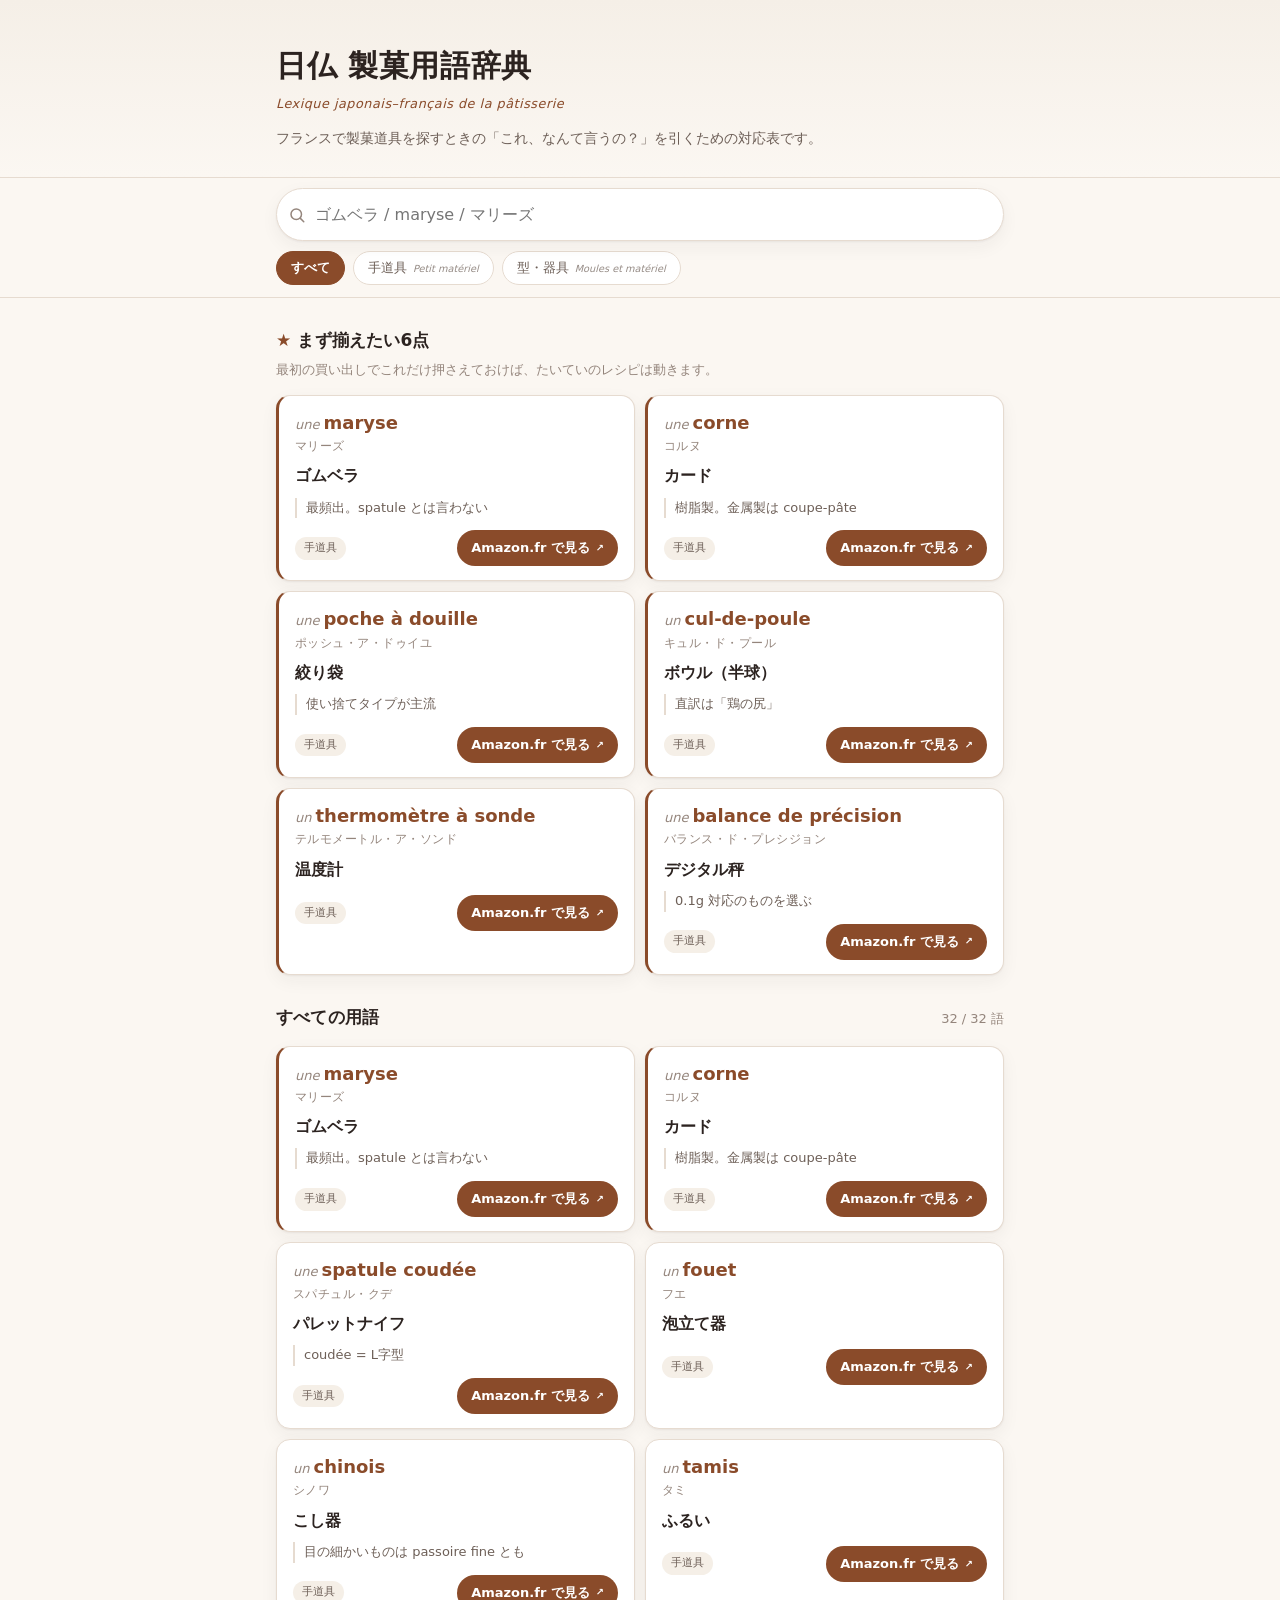
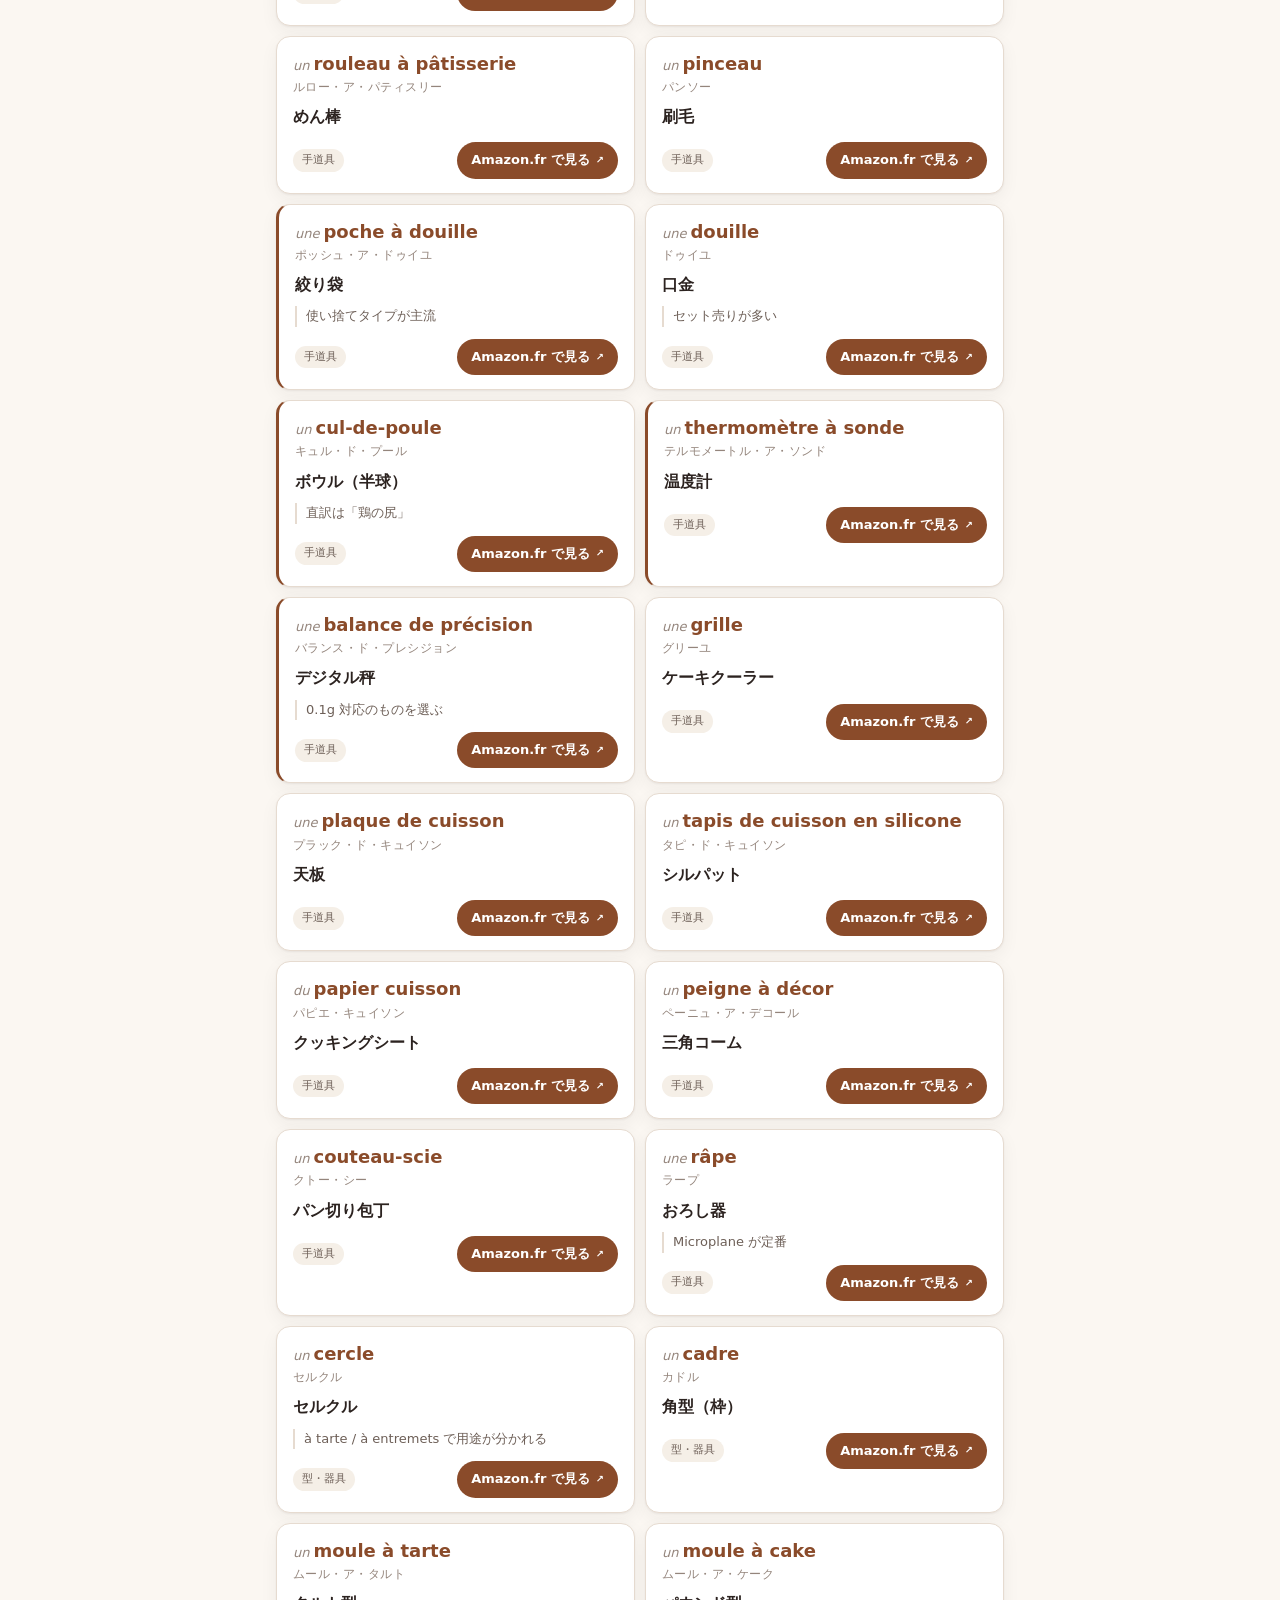
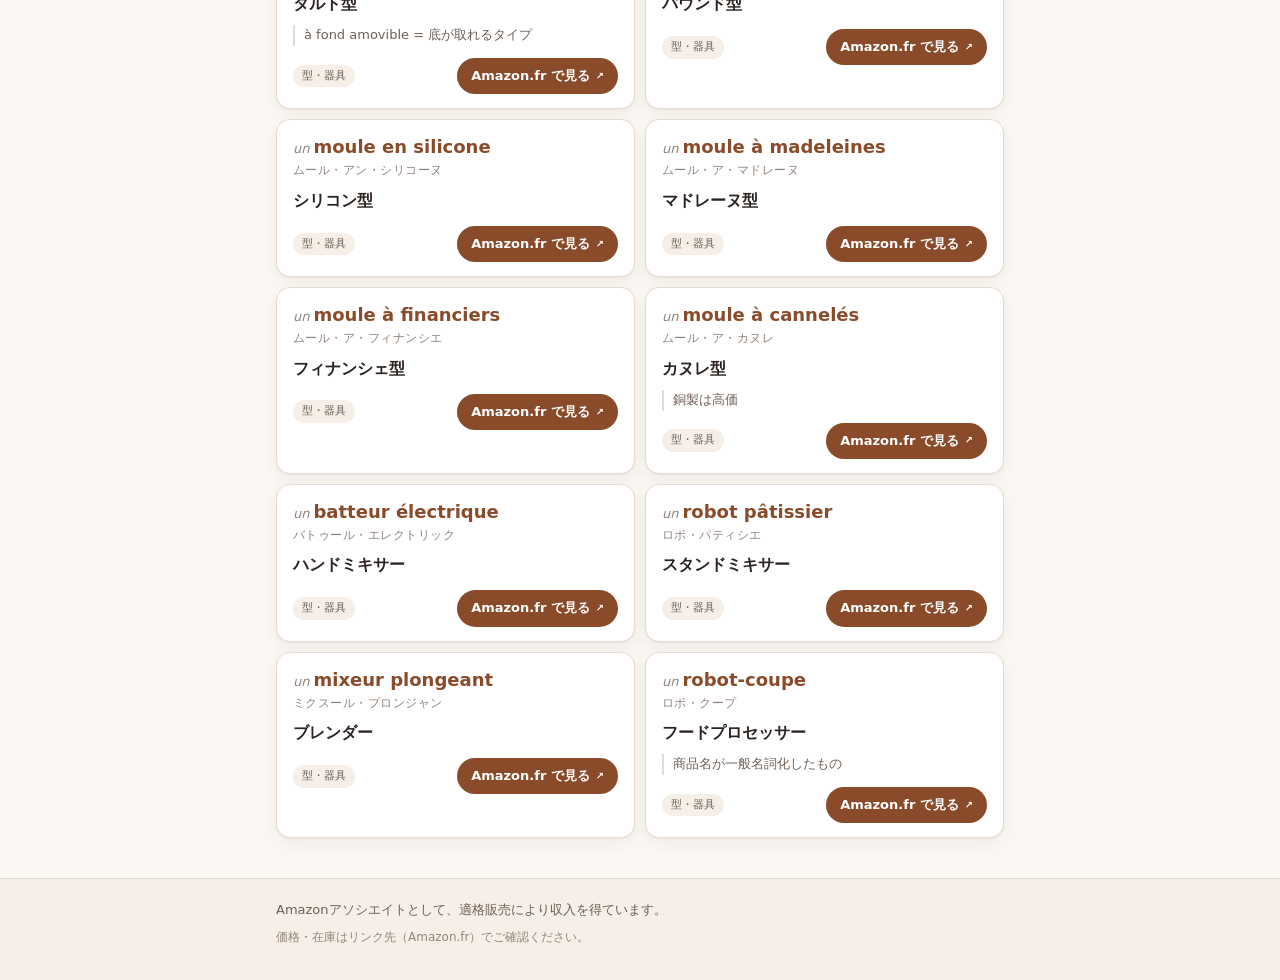
<file: index.html>
<!DOCTYPE html>
<html lang="ja">
<head>
<meta charset="utf-8">
<meta name="viewport" content="width=device-width, initial-scale=1">
<title>日仏 製菓用語辞典 | Lexique de pâtisserie</title>
<meta name="description" content="フランス菓子の道具・型の名前を、日本語・フランス語・カタカナで引ける対応表。">
<meta name="theme-color" content="#8a4b2a">
<link rel="icon" href="data:image/svg+xml,<svg xmlns='http://www.w3.org/2000/svg' viewBox='0 0 32 32'><text y='26' font-size='26'>🥐</text></svg>">
<link rel="stylesheet" href="assets/style.css">
</head>
<body>

<header class="site-header">
  <div class="wrap">
    <h1 class="site-title">日仏 製菓用語辞典</h1>
    <p class="site-sub">Lexique japonais–français de la pâtisserie</p>
    <p class="site-lead">フランスで製菓道具を探すときの「これ、なんて言うの？」を引くための対応表です。</p>
  </div>
</header>

<div class="toolbar">
  <div class="wrap">
    <div class="search">
      <svg class="search__icon" viewBox="0 0 24 24" aria-hidden="true"><circle cx="11" cy="11" r="7"/><line x1="16.5" y1="16.5" x2="21" y2="21"/></svg>
      <input id="search" type="search" inputmode="search" autocomplete="off"
             placeholder="ゴムベラ / maryse / マリーズ"
             aria-label="用語を検索（日本語・フランス語・カタカナ）">
      <button id="clear" class="search__clear" type="button" aria-label="検索をクリア" hidden>&times;</button>
    </div>
    <div id="categories" class="chips" role="group" aria-label="カテゴリーで絞り込み"></div>
  </div>
</div>

<main class="wrap">

  <section id="featured-section" class="section" hidden>
    <h2 class="section__title" id="featured-title">まず揃えたい6点</h2>
    <p class="section__note">最初の買い出しでこれだけ押さえておけば、たいていのレシピは動きます。</p>
    <div id="featured-list" class="cards"></div>
  </section>

  <section class="section">
    <div class="section__head">
      <h2 class="section__title" id="results-title">すべての用語</h2>
      <p class="count" id="count" role="status" aria-live="polite"></p>
    </div>
    <div id="list" class="cards"></div>
    <p id="empty" class="empty" hidden>
      該当する用語がありません。<br>
      <span class="empty__hint">綴りを変えるか、カテゴリーを「すべて」に戻してみてください。</span>
    </p>
    <p id="loading" class="empty">読み込み中…</p>
  </section>

</main>

<footer class="site-footer">
  <div class="wrap">
    <p class="disclosure">Amazonアソシエイトとして、適格販売により収入を得ています。</p>
    <p class="footer-note">価格・在庫はリンク先（Amazon.fr）でご確認ください。</p>
  </div>
</footer>

<script src="assets/app.js"></script>
</body>
</html>
</file>
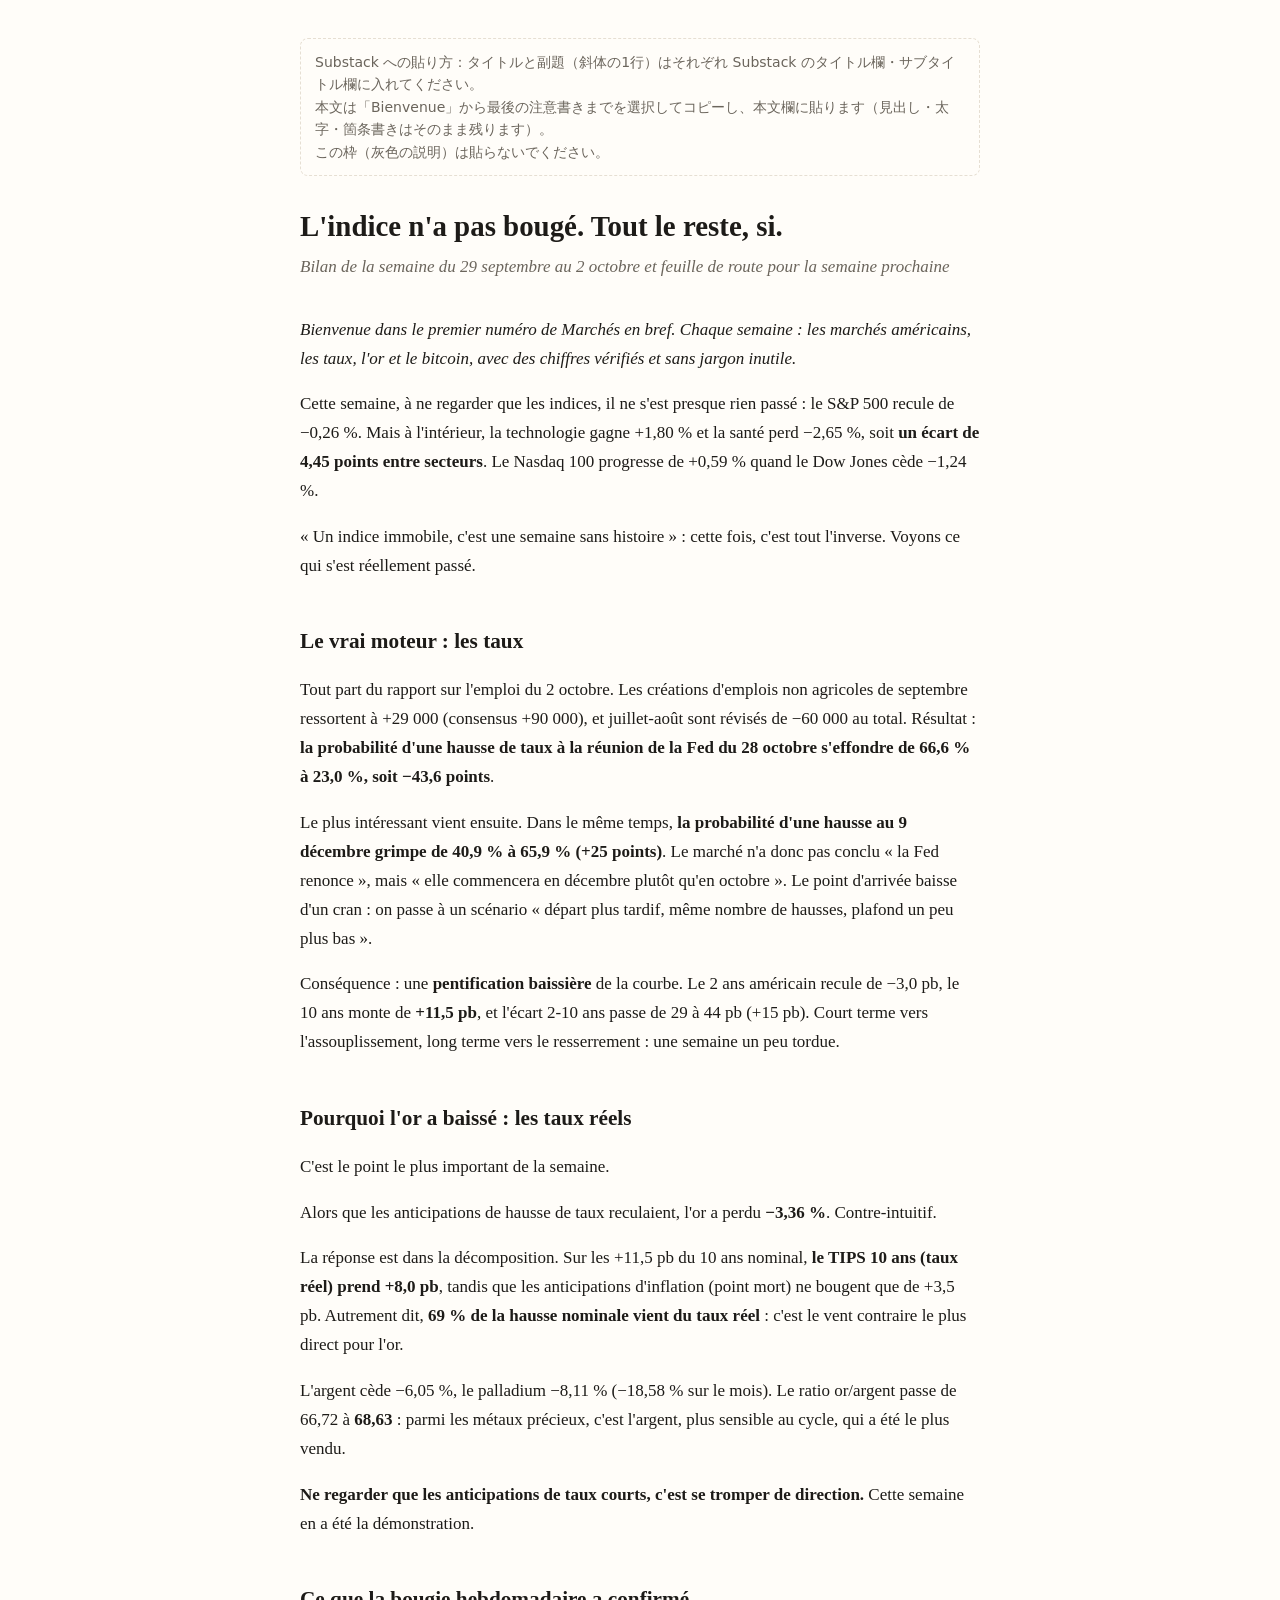
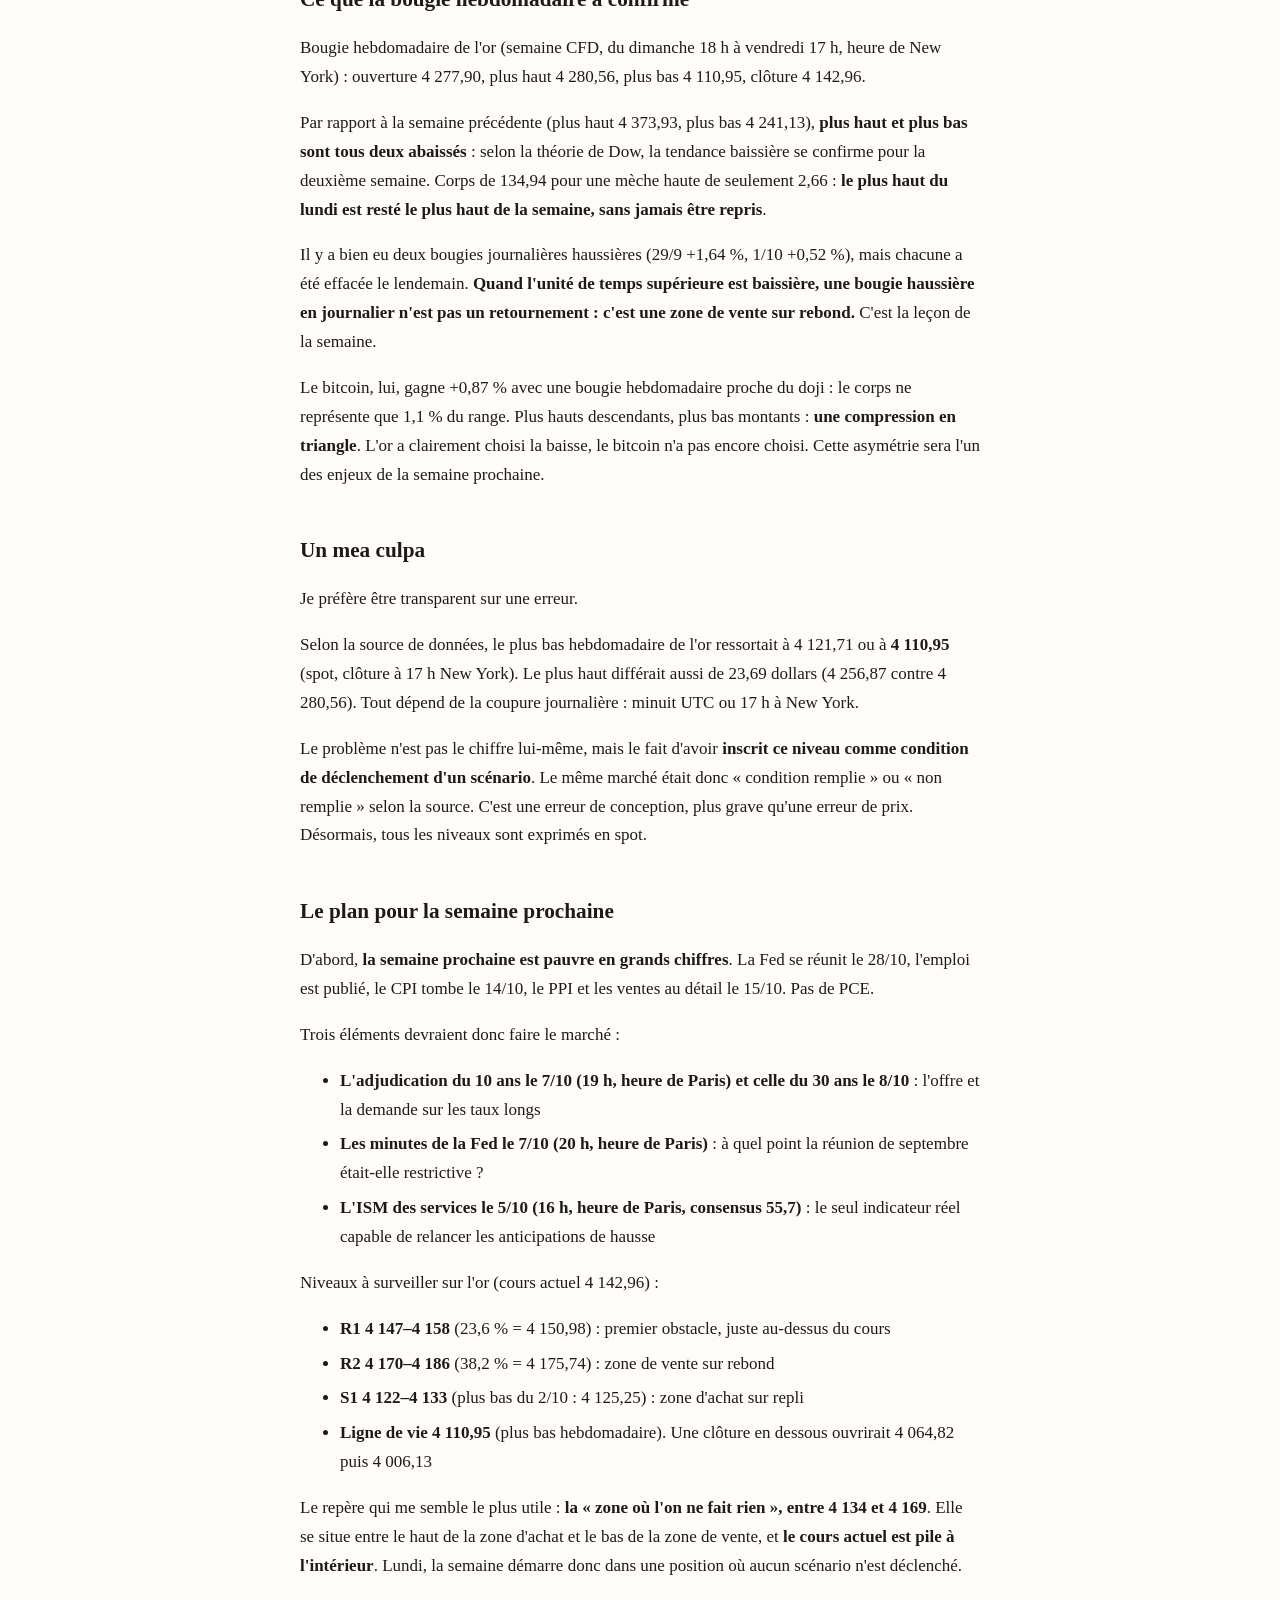
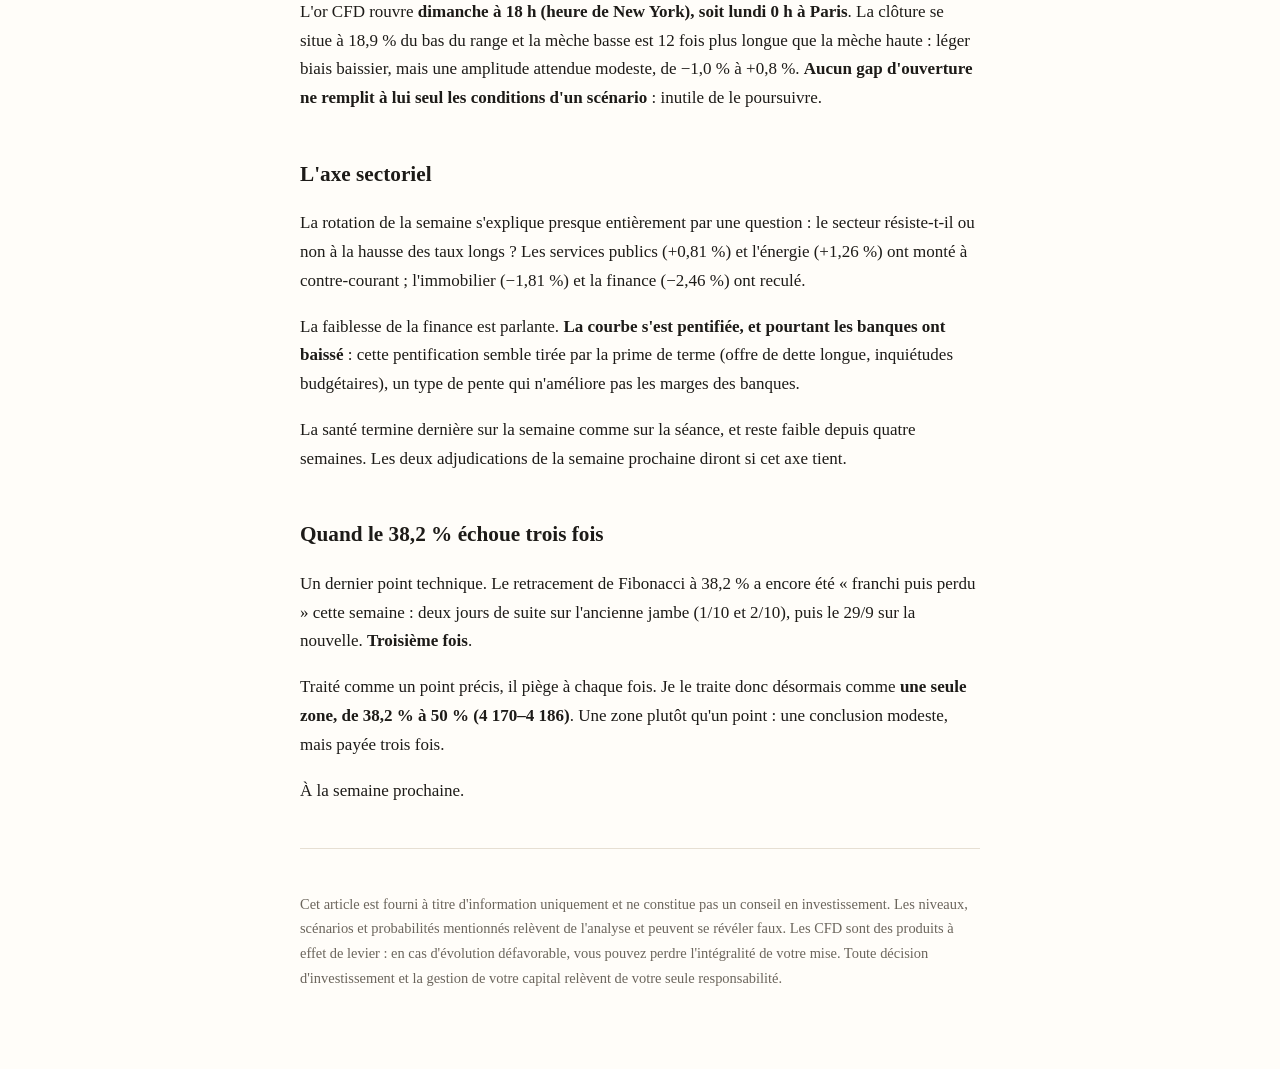
<file: substack/2026-10-04_hebdo.html>
<!doctype html>
<html lang="fr">
<head>
<meta charset="utf-8">
<meta name="viewport" content="width=device-width, initial-scale=1">
<title>Marchés en bref — 4 octobre 2026</title>
<style>
  :root { --bg: #fffdf9; --fg: #1d1b18; --muted: #6b655c; --line: #e6dfd3; }
  @media (prefers-color-scheme: dark) { :root { --bg: #171614; --fg: #f1ece4; --muted: #a39b8f; --line: #34302b; } }
  body { background: var(--bg); color: var(--fg); font: 17px/1.7 Georgia, "Times New Roman", serif; margin: 0; padding: 24px 16px 64px; }
  main { max-width: 680px; margin: 0 auto; }
  .howto { font: 14px/1.6 system-ui, sans-serif; color: var(--muted); border: 1px dashed var(--line); border-radius: 8px; padding: 12px 14px; margin-bottom: 32px; }
  h1 { font-size: 1.7em; line-height: 1.25; margin: 0 0 .3em; }
  .sub { color: var(--muted); font-style: italic; margin: 0 0 2em; }
  h2 { font-size: 1.25em; margin: 2em 0 .5em; }
  li { margin: .35em 0; }
  hr { border: 0; border-top: 1px solid var(--line); margin: 2.5em 0; }
  .disclaimer { font-size: .85em; color: var(--muted); }
</style>
</head>
<body>
<main>

<p class="howto">
Substack への貼り方：タイトルと副題（斜体の1行）はそれぞれ Substack のタイトル欄・サブタイトル欄に入れてください。<br>
本文は「Bienvenue」から最後の注意書きまでを選択してコピーし、本文欄に貼ります（見出し・太字・箇条書きはそのまま残ります）。<br>
この枠（灰色の説明）は貼らないでください。
</p>

<h1>L'indice n'a pas bougé. Tout le reste, si.</h1>
<p class="sub">Bilan de la semaine du 29 septembre au 2 octobre et feuille de route pour la semaine prochaine</p>

<p><em>Bienvenue dans le premier numéro de Marchés en bref. Chaque semaine : les marchés américains, les taux, l'or et le bitcoin, avec des chiffres vérifiés et sans jargon inutile.</em></p>

<p>Cette semaine, à ne regarder que les indices, il ne s'est presque rien passé : le S&amp;P 500 recule de −0,26 %. Mais à l'intérieur, la technologie gagne +1,80 % et la santé perd −2,65 %, soit <strong>un écart de 4,45 points entre secteurs</strong>. Le Nasdaq 100 progresse de +0,59 % quand le Dow Jones cède −1,24 %.</p>

<p>« Un indice immobile, c'est une semaine sans histoire » : cette fois, c'est tout l'inverse. Voyons ce qui s'est réellement passé.</p>

<h2>Le vrai moteur : les taux</h2>

<p>Tout part du rapport sur l'emploi du 2 octobre. Les créations d'emplois non agricoles de septembre ressortent à +29 000 (consensus +90 000), et juillet-août sont révisés de −60 000 au total. Résultat : <strong>la probabilité d'une hausse de taux à la réunion de la Fed du 28 octobre s'effondre de 66,6 % à 23,0 %, soit −43,6 points</strong>.</p>

<p>Le plus intéressant vient ensuite. Dans le même temps, <strong>la probabilité d'une hausse au 9 décembre grimpe de 40,9 % à 65,9 % (+25 points)</strong>. Le marché n'a donc pas conclu « la Fed renonce », mais « elle commencera en décembre plutôt qu'en octobre ». Le point d'arrivée baisse d'un cran : on passe à un scénario « départ plus tardif, même nombre de hausses, plafond un peu plus bas ».</p>

<p>Conséquence : une <strong>pentification baissière</strong> de la courbe. Le 2 ans américain recule de −3,0 pb, le 10 ans monte de <strong>+11,5 pb</strong>, et l'écart 2-10 ans passe de 29 à 44 pb (+15 pb). Court terme vers l'assouplissement, long terme vers le resserrement : une semaine un peu tordue.</p>

<h2>Pourquoi l'or a baissé : les taux réels</h2>

<p>C'est le point le plus important de la semaine.</p>

<p>Alors que les anticipations de hausse de taux reculaient, l'or a perdu <strong>−3,36 %</strong>. Contre-intuitif.</p>

<p>La réponse est dans la décomposition. Sur les +11,5 pb du 10 ans nominal, <strong>le TIPS 10 ans (taux réel) prend +8,0 pb</strong>, tandis que les anticipations d'inflation (point mort) ne bougent que de +3,5 pb. Autrement dit, <strong>69 % de la hausse nominale vient du taux réel</strong> : c'est le vent contraire le plus direct pour l'or.</p>

<p>L'argent cède −6,05 %, le palladium −8,11 % (−18,58 % sur le mois). Le ratio or/argent passe de 66,72 à <strong>68,63</strong> : parmi les métaux précieux, c'est l'argent, plus sensible au cycle, qui a été le plus vendu.</p>

<p><strong>Ne regarder que les anticipations de taux courts, c'est se tromper de direction.</strong> Cette semaine en a été la démonstration.</p>

<h2>Ce que la bougie hebdomadaire a confirmé</h2>

<p>Bougie hebdomadaire de l'or (semaine CFD, du dimanche 18 h à vendredi 17 h, heure de New York) : ouverture 4 277,90, plus haut 4 280,56, plus bas 4 110,95, clôture 4 142,96.</p>

<p>Par rapport à la semaine précédente (plus haut 4 373,93, plus bas 4 241,13), <strong>plus haut et plus bas sont tous deux abaissés</strong> : selon la théorie de Dow, la tendance baissière se confirme pour la deuxième semaine. Corps de 134,94 pour une mèche haute de seulement 2,66 : <strong>le plus haut du lundi est resté le plus haut de la semaine, sans jamais être repris</strong>.</p>

<p>Il y a bien eu deux bougies journalières haussières (29/9 +1,64 %, 1/10 +0,52 %), mais chacune a été effacée le lendemain. <strong>Quand l'unité de temps supérieure est baissière, une bougie haussière en journalier n'est pas un retournement : c'est une zone de vente sur rebond.</strong> C'est la leçon de la semaine.</p>

<p>Le bitcoin, lui, gagne +0,87 % avec une bougie hebdomadaire proche du doji : le corps ne représente que 1,1 % du range. Plus hauts descendants, plus bas montants : <strong>une compression en triangle</strong>. L'or a clairement choisi la baisse, le bitcoin n'a pas encore choisi. Cette asymétrie sera l'un des enjeux de la semaine prochaine.</p>

<h2>Un mea culpa</h2>

<p>Je préfère être transparent sur une erreur.</p>

<p>Selon la source de données, le plus bas hebdomadaire de l'or ressortait à 4 121,71 ou à <strong>4 110,95</strong> (spot, clôture à 17 h New York). Le plus haut différait aussi de 23,69 dollars (4 256,87 contre 4 280,56). Tout dépend de la coupure journalière : minuit UTC ou 17 h à New York.</p>

<p>Le problème n'est pas le chiffre lui-même, mais le fait d'avoir <strong>inscrit ce niveau comme condition de déclenchement d'un scénario</strong>. Le même marché était donc « condition remplie » ou « non remplie » selon la source. C'est une erreur de conception, plus grave qu'une erreur de prix. Désormais, tous les niveaux sont exprimés en spot.</p>

<h2>Le plan pour la semaine prochaine</h2>

<p>D'abord, <strong>la semaine prochaine est pauvre en grands chiffres</strong>. La Fed se réunit le 28/10, l'emploi est publié, le CPI tombe le 14/10, le PPI et les ventes au détail le 15/10. Pas de PCE.</p>

<p>Trois éléments devraient donc faire le marché :</p>
<ul>
  <li><strong>L'adjudication du 10 ans le 7/10 (19 h, heure de Paris) et celle du 30 ans le 8/10</strong> : l'offre et la demande sur les taux longs</li>
  <li><strong>Les minutes de la Fed le 7/10 (20 h, heure de Paris)</strong> : à quel point la réunion de septembre était-elle restrictive ?</li>
  <li><strong>L'ISM des services le 5/10 (16 h, heure de Paris, consensus 55,7)</strong> : le seul indicateur réel capable de relancer les anticipations de hausse</li>
</ul>

<p>Niveaux à surveiller sur l'or (cours actuel 4 142,96) :</p>
<ul>
  <li><strong>R1 4 147–4 158</strong> (23,6 % = 4 150,98) : premier obstacle, juste au-dessus du cours</li>
  <li><strong>R2 4 170–4 186</strong> (38,2 % = 4 175,74) : zone de vente sur rebond</li>
  <li><strong>S1 4 122–4 133</strong> (plus bas du 2/10 : 4 125,25) : zone d'achat sur repli</li>
  <li><strong>Ligne de vie 4 110,95</strong> (plus bas hebdomadaire). Une clôture en dessous ouvrirait 4 064,82 puis 4 006,13</li>
</ul>

<p>Le repère qui me semble le plus utile : <strong>la « zone où l'on ne fait rien », entre 4 134 et 4 169</strong>. Elle se situe entre le haut de la zone d'achat et le bas de la zone de vente, et <strong>le cours actuel est pile à l'intérieur</strong>. Lundi, la semaine démarre donc dans une position où aucun scénario n'est déclenché.</p>

<p>L'or CFD rouvre <strong>dimanche à 18 h (heure de New York), soit lundi 0 h à Paris</strong>. La clôture se situe à 18,9 % du bas du range et la mèche basse est 12 fois plus longue que la mèche haute : léger biais baissier, mais une amplitude attendue modeste, de −1,0 % à +0,8 %. <strong>Aucun gap d'ouverture ne remplit à lui seul les conditions d'un scénario</strong> : inutile de le poursuivre.</p>

<h2>L'axe sectoriel</h2>

<p>La rotation de la semaine s'explique presque entièrement par une question : le secteur résiste-t-il ou non à la hausse des taux longs ? Les services publics (+0,81 %) et l'énergie (+1,26 %) ont monté à contre-courant ; l'immobilier (−1,81 %) et la finance (−2,46 %) ont reculé.</p>

<p>La faiblesse de la finance est parlante. <strong>La courbe s'est pentifiée, et pourtant les banques ont baissé</strong> : cette pentification semble tirée par la prime de terme (offre de dette longue, inquiétudes budgétaires), un type de pente qui n'améliore pas les marges des banques.</p>

<p>La santé termine dernière sur la semaine comme sur la séance, et reste faible depuis quatre semaines. Les deux adjudications de la semaine prochaine diront si cet axe tient.</p>

<h2>Quand le 38,2 % échoue trois fois</h2>

<p>Un dernier point technique. Le retracement de Fibonacci à 38,2 % a encore été « franchi puis perdu » cette semaine : deux jours de suite sur l'ancienne jambe (1/10 et 2/10), puis le 29/9 sur la nouvelle. <strong>Troisième fois</strong>.</p>

<p>Traité comme un point précis, il piège à chaque fois. Je le traite donc désormais comme <strong>une seule zone, de 38,2 % à 50 % (4 170–4 186)</strong>. Une zone plutôt qu'un point : une conclusion modeste, mais payée trois fois.</p>

<p>À la semaine prochaine.</p>

<hr>

<p class="disclaimer">Cet article est fourni à titre d'information uniquement et ne constitue pas un conseil en investissement. Les niveaux, scénarios et probabilités mentionnés relèvent de l'analyse et peuvent se révéler faux. Les CFD sont des produits à effet de levier : en cas d'évolution défavorable, vous pouvez perdre l'intégralité de votre mise. Toute décision d'investissement et la gestion de votre capital relèvent de votre seule responsabilité.</p>

</main>
</body>
</html>
</file>
<file: assets/style.css>
/* ---------------------------------------------------------------
   日仏 製菓用語辞典 — mobile first
   --------------------------------------------------------------- */

:root {
  --bg: #fbf7f2;
  --surface: #ffffff;
  --surface-2: #f5efe7;
  --text: #2c2320;
  --text-soft: #6d5f57;
  --text-faint: #94857c;
  --accent: #8a4b2a;
  --accent-soft: #f0e2d6;
  --border: #e6dbd0;
  --mark: #ffe8a3;
  --radius: 14px;
  --shadow: 0 1px 2px rgba(44, 35, 32, .06), 0 6px 18px rgba(44, 35, 32, .05);
}

@media (prefers-color-scheme: dark) {
  :root {
    --bg: #17130f;
    --surface: #211b17;
    --surface-2: #2a221c;
    --text: #f0e8e1;
    --text-soft: #bfb0a5;
    --text-faint: #93837a;
    --accent: #e8a072;
    --accent-soft: #3a2a1f;
    --border: #3a302a;
    --mark: #6a5312;
    --shadow: 0 1px 2px rgba(0, 0, 0, .3), 0 6px 18px rgba(0, 0, 0, .25);
  }
}

* { box-sizing: border-box; }

html { -webkit-text-size-adjust: 100%; }

body {
  margin: 0;
  background: var(--bg);
  color: var(--text);
  font-family: system-ui, -apple-system, "Hiragino Sans", "Noto Sans JP", "Yu Gothic", sans-serif;
  font-size: 16px;
  line-height: 1.7;
  -webkit-font-smoothing: antialiased;
}

.wrap {
  width: 100%;
  max-width: 760px;
  margin-inline: auto;
  padding-inline: 16px;
}

/* --- header ---------------------------------------------------- */

.site-header {
  background: linear-gradient(180deg, var(--surface-2), var(--bg));
  border-bottom: 1px solid var(--border);
  padding-block: 28px 20px;
}

.site-title {
  margin: 0;
  font-size: 1.5rem;
  letter-spacing: .02em;
}

.site-sub {
  margin: 2px 0 0;
  color: var(--accent);
  font-size: .8rem;
  font-style: italic;
  letter-spacing: .04em;
}

.site-lead {
  margin: 12px 0 0;
  color: var(--text-soft);
  font-size: .875rem;
  line-height: 1.6;
}

/* --- toolbar (sticky) ------------------------------------------ */

.toolbar {
  position: sticky;
  top: 0;
  z-index: 10;
  background: var(--bg);
  background: color-mix(in srgb, var(--bg) 92%, transparent);
  backdrop-filter: blur(8px);
  border-bottom: 1px solid var(--border);
  padding-block: 10px;
}

.search {
  position: relative;
  display: flex;
  align-items: center;
}

.search__icon {
  position: absolute;
  left: 12px;
  width: 18px;
  height: 18px;
  fill: none;
  stroke: var(--text-faint);
  stroke-width: 2;
  stroke-linecap: round;
  pointer-events: none;
}

#search {
  width: 100%;
  padding: 12px 40px 12px 38px;
  font: inherit;
  font-size: 1rem; /* 16px 未満だと iOS でズームする */
  color: var(--text);
  background: var(--surface);
  border: 1px solid var(--border);
  border-radius: 999px;
  box-shadow: var(--shadow);
}

#search:focus {
  outline: none;
  border-color: var(--accent);
  box-shadow: 0 0 0 3px var(--accent-soft);
}

#search::-webkit-search-cancel-button { display: none; }

.search__clear {
  position: absolute;
  right: 6px;
  width: 30px;
  height: 30px;
  display: grid;
  place-items: center;
  font-size: 1.25rem;
  line-height: 1;
  color: var(--text-soft);
  background: transparent;
  border: 0;
  border-radius: 50%;
  cursor: pointer;
}

.search__clear:hover { background: var(--surface-2); }

/* display 指定が [hidden] より強くなってしまうので明示的に打ち消す */
.search__clear[hidden] { display: none; }

/* --- category chips -------------------------------------------- */

.chips {
  display: flex;
  gap: 8px;
  margin-top: 10px;
  padding-bottom: 2px;
  overflow-x: auto;
  scrollbar-width: none;
}

.chips::-webkit-scrollbar { display: none; }

.chip {
  flex: 0 0 auto;
  padding: 6px 14px;
  font: inherit;
  font-size: .8125rem;
  line-height: 1.5;
  color: var(--text-soft);
  background: var(--surface);
  border: 1px solid var(--border);
  border-radius: 999px;
  cursor: pointer;
  white-space: nowrap;
}

.chip[aria-pressed="true"] {
  color: #fff;
  background: var(--accent);
  border-color: var(--accent);
  font-weight: 600;
}

@media (prefers-color-scheme: dark) {
  .chip[aria-pressed="true"] { color: #1b140f; }
}

.chip__fr {
  margin-left: 6px;
  font-size: .75em;
  font-style: italic;
  opacity: .72;
}

/* --- sections --------------------------------------------------- */

.section { margin-block: 28px; }

.section__head {
  display: flex;
  align-items: baseline;
  justify-content: space-between;
  gap: 12px;
}

.section__title {
  margin: 0;
  font-size: 1.0625rem;
  letter-spacing: .01em;
}

#featured-title::before {
  content: "★";
  margin-right: 6px;
  color: var(--accent);
}

.section__note {
  margin: 4px 0 0;
  color: var(--text-faint);
  font-size: .8125rem;
}

.count {
  margin: 0;
  color: var(--text-faint);
  font-size: .8125rem;
  white-space: nowrap;
}

/* --- cards ------------------------------------------------------ */

.cards {
  display: grid;
  grid-template-columns: 1fr;
  gap: 10px;
  margin-top: 14px;
}

.card {
  padding: 14px 16px;
  background: var(--surface);
  border: 1px solid var(--border);
  border-radius: var(--radius);
  box-shadow: var(--shadow);
}

.card--featured { border-left: 3px solid var(--accent); }

.card__fr {
  margin: 0;
  font-size: 1.125rem;
  font-weight: 600;
  line-height: 1.4;
  color: var(--accent);
  word-break: break-word;
}

.card__article {
  margin-right: 4px;
  font-size: .8125rem;
  font-weight: 400;
  font-style: italic;
  color: var(--text-faint);
}

.card__kana {
  margin: 1px 0 0;
  font-size: .75rem;
  color: var(--text-faint);
  letter-spacing: .04em;
}

.card__ja {
  margin: 6px 0 0;
  font-size: 1rem;
  font-weight: 600;
}

.card__note {
  margin: 8px 0 0;
  padding-left: 9px;
  border-left: 2px solid var(--border);
  font-size: .8125rem;
  line-height: 1.6;
  color: var(--text-soft);
}

.card__foot {
  display: flex;
  align-items: center;
  justify-content: space-between;
  gap: 10px;
  margin-top: 12px;
}

.tag {
  padding: 2px 9px;
  font-size: .6875rem;
  color: var(--text-soft);
  background: var(--surface-2);
  border-radius: 999px;
  white-space: nowrap;
}

.buy {
  display: inline-flex;
  align-items: center;
  gap: 6px;
  margin-left: auto;
  padding: 7px 14px;
  font-size: .8125rem;
  font-weight: 600;
  text-decoration: none;
  color: #fff;
  background: var(--accent);
  border-radius: 999px;
  white-space: nowrap;
}

@media (prefers-color-scheme: dark) {
  .buy { color: #1b140f; }
}

.buy:hover { filter: brightness(1.08); }
.buy::after { content: "↗"; font-size: .75em; }

mark {
  padding: 0 1px;
  color: inherit;
  background: var(--mark);
  border-radius: 3px;
}

/* --- empty / loading -------------------------------------------- */

.empty {
  margin: 28px 0;
  text-align: center;
  color: var(--text-soft);
  font-size: .9375rem;
}

.empty__hint {
  font-size: .8125rem;
  color: var(--text-faint);
}

/* --- footer ------------------------------------------------------ */

.site-footer {
  margin-top: 40px;
  padding-block: 20px 32px;
  border-top: 1px solid var(--border);
  background: var(--surface-2);
}

.disclosure {
  margin: 0;
  font-size: .8125rem;
  color: var(--text-soft);
}

.footer-note {
  margin: 6px 0 0;
  font-size: .75rem;
  color: var(--text-faint);
}

/* --- 広めの画面では 2 カラムに ---------------------------------- */

@media (min-width: 640px) {
  .site-header { padding-block: 40px 28px; }
  .site-title { font-size: 1.875rem; }
  .cards { grid-template-columns: 1fr 1fr; }
}

@media (prefers-reduced-motion: reduce) {
  * { transition: none !important; }
}
</file>
